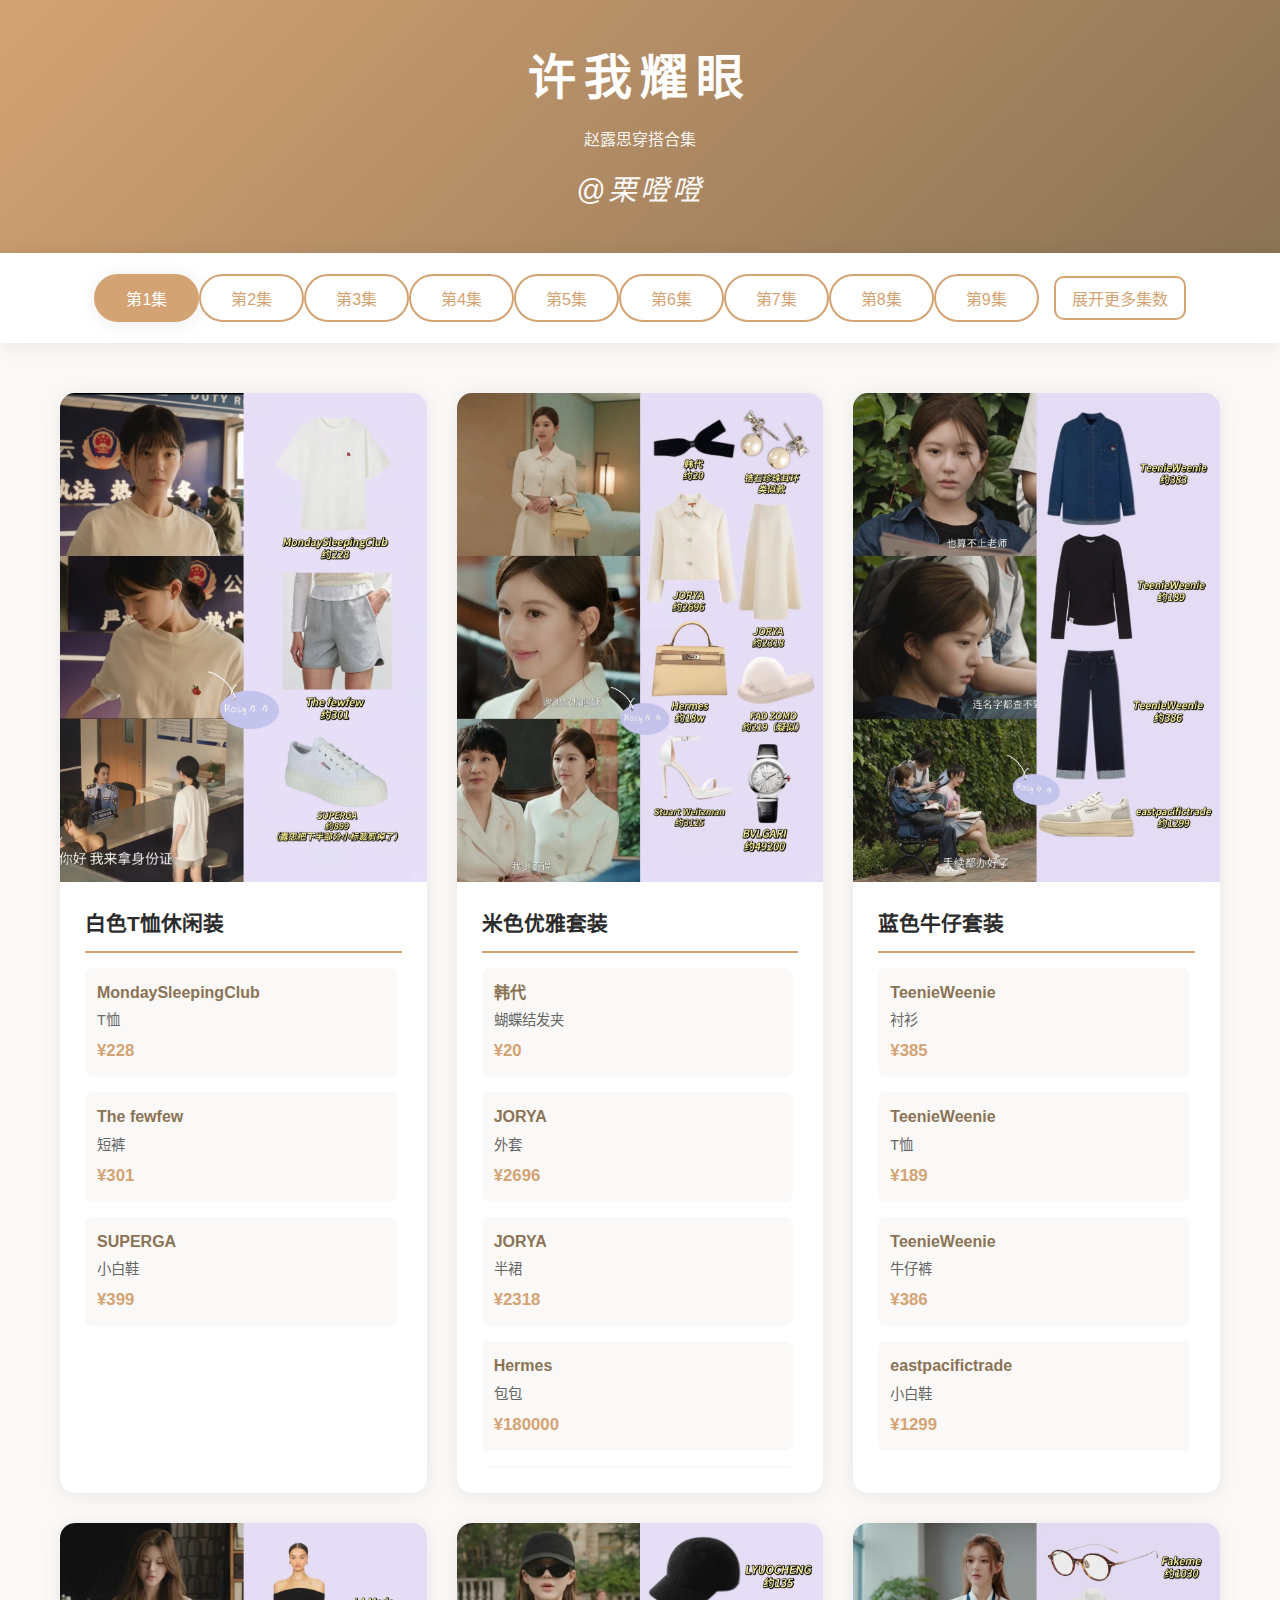
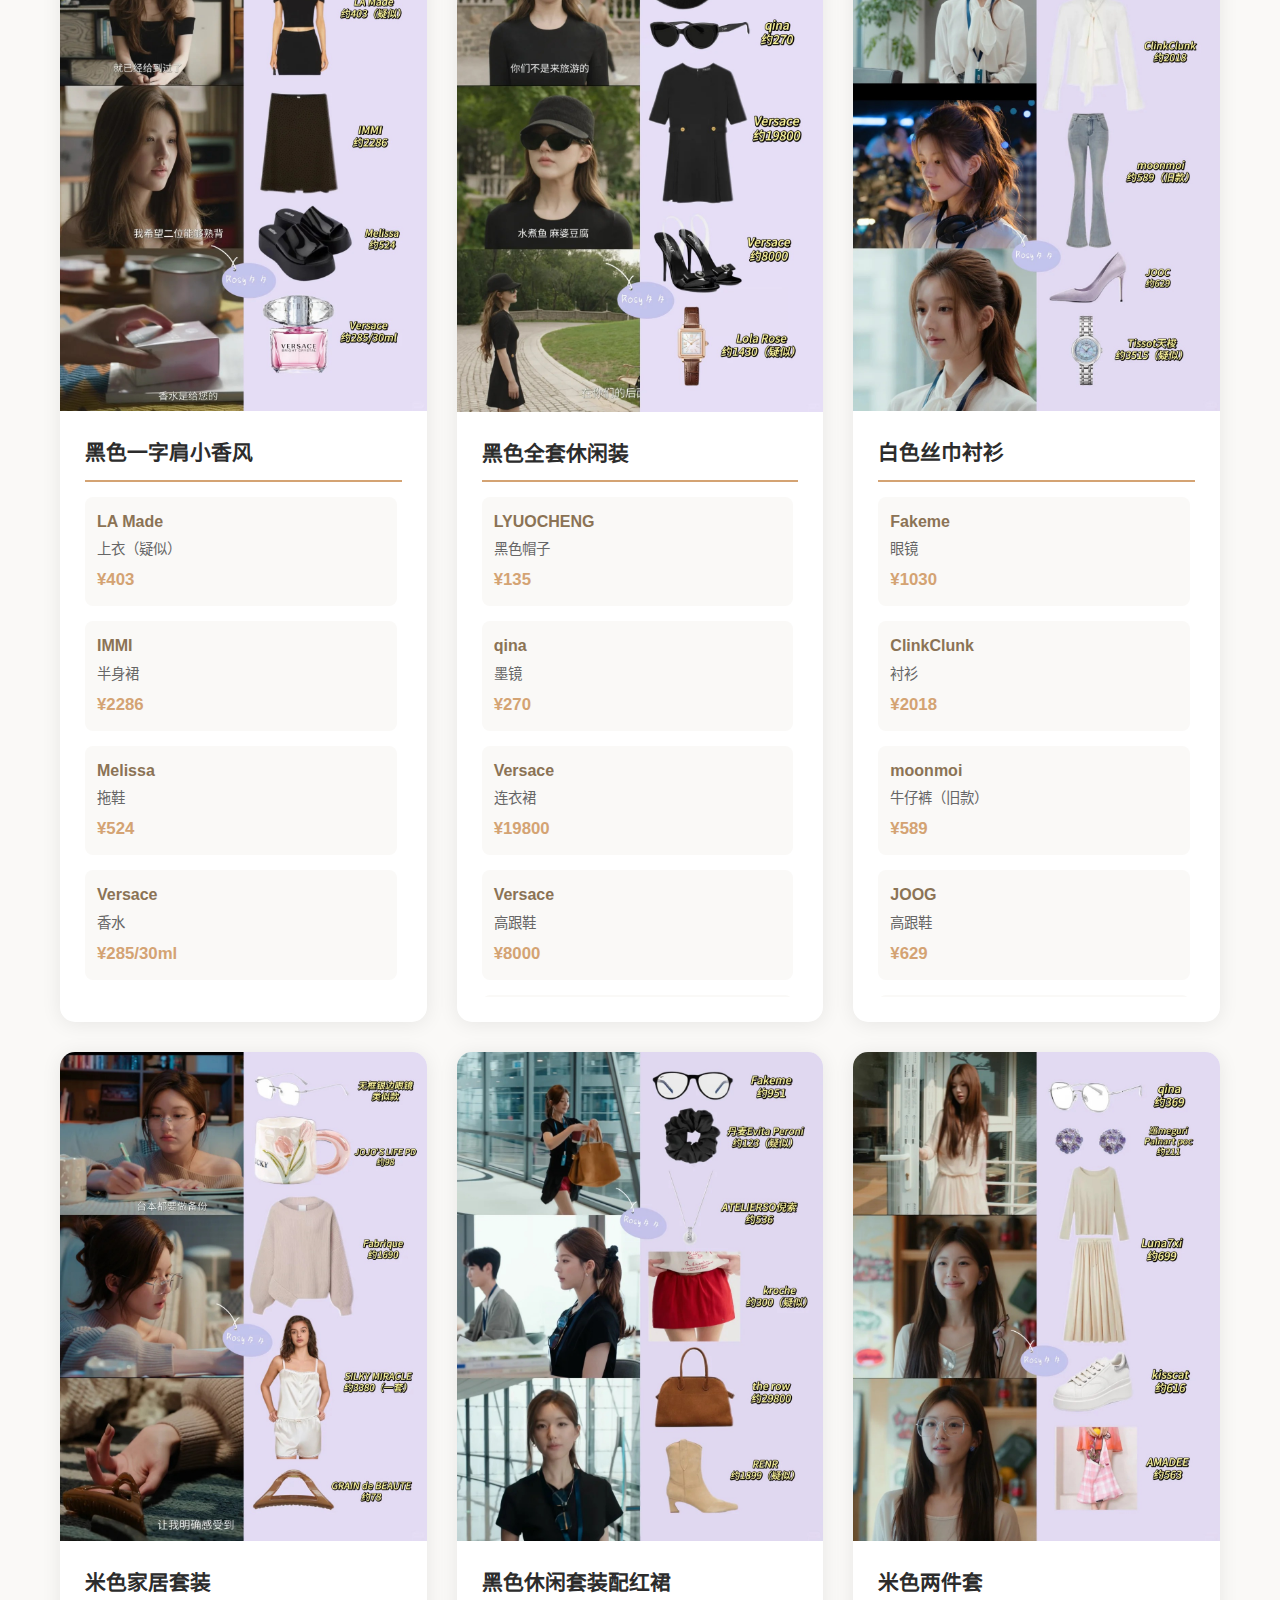
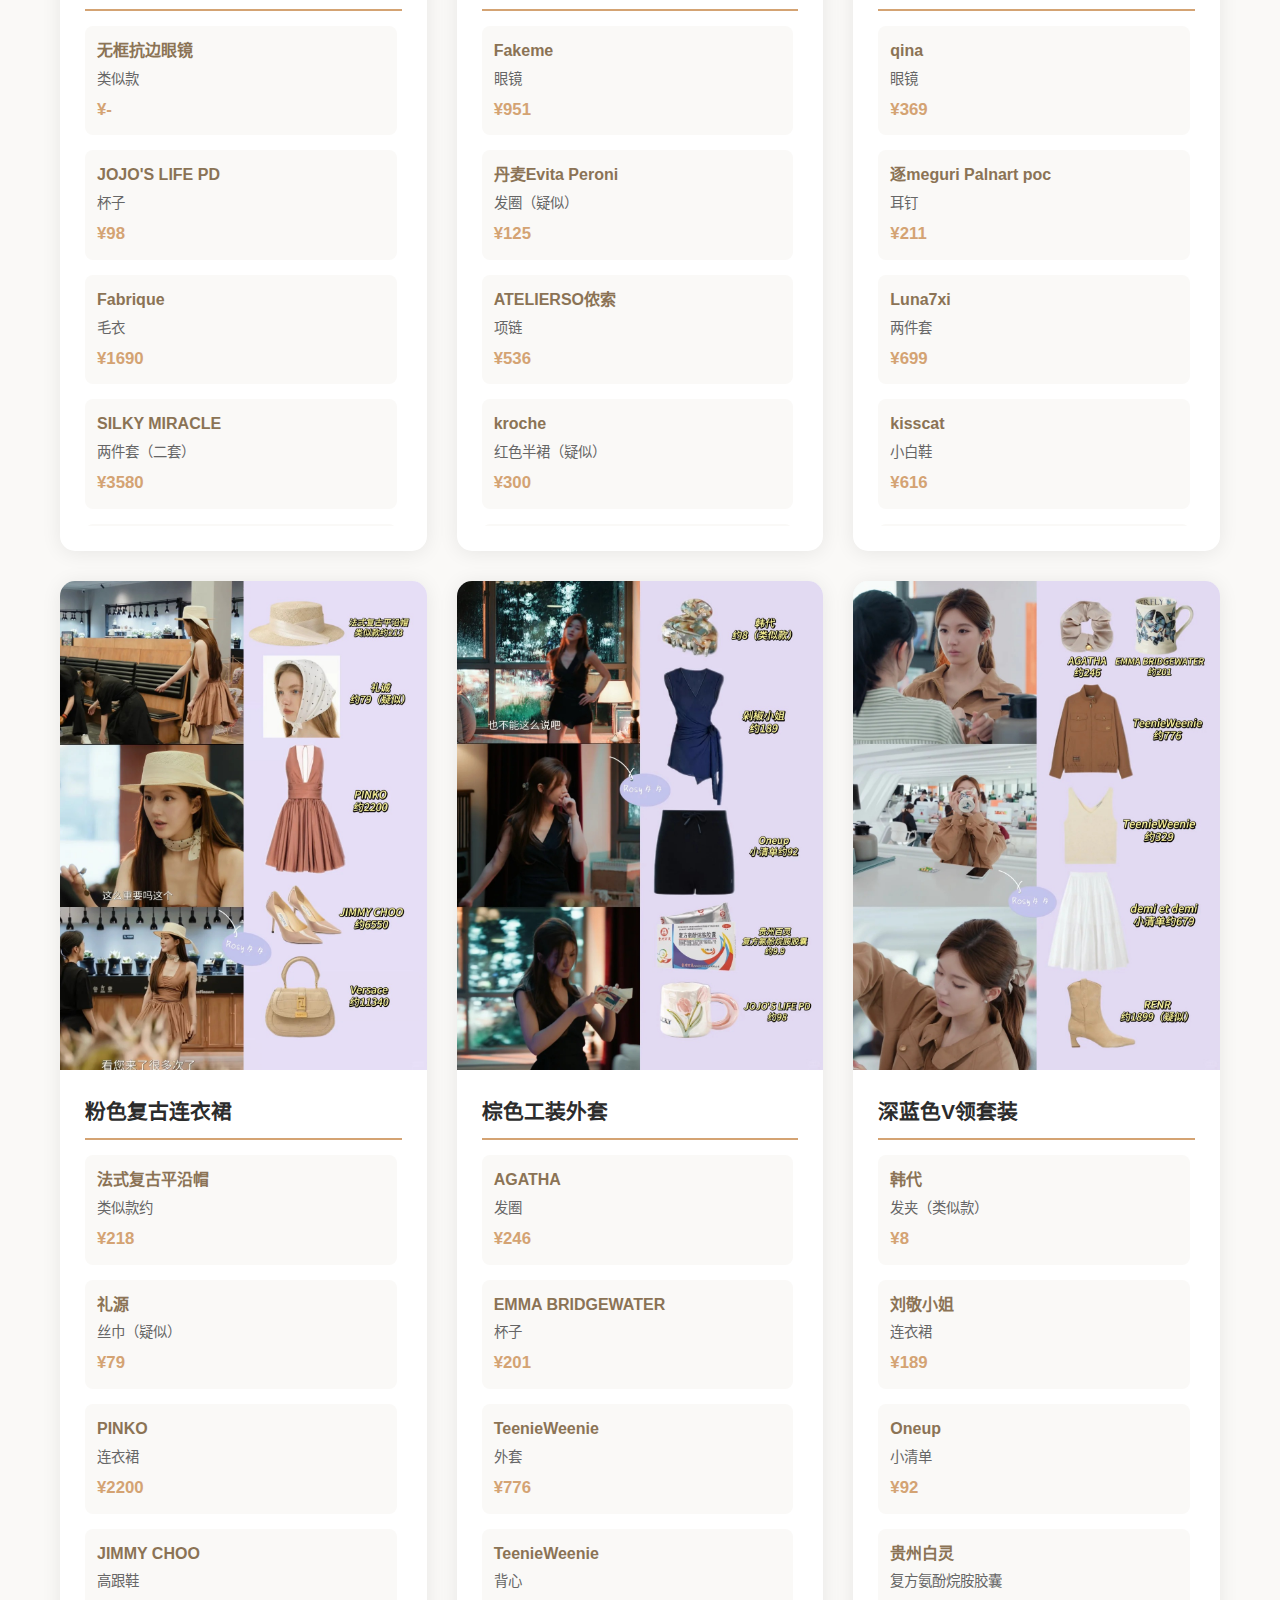
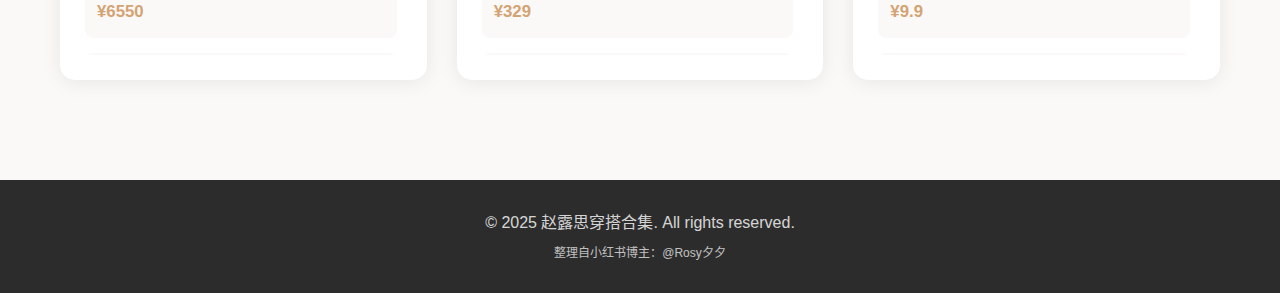
<file: index.html>
<!DOCTYPE html>
<html lang="zh-CN">
<head>
    <meta charset="UTF-8">
    <meta name="viewport" content="width=device-width, initial-scale=1.0">
    <title>赵露思穿搭合集 - 许我耀眼</title>
    <link rel="stylesheet" href="style.css">
</head>
<body>
    <header class="header">
        <div class="container">
            <h1 class="main-title">许我耀眼</h1>
            <p class="subtitle">赵露思穿搭合集</p>
            <div class="logo">@栗噔噔</div>
        </div>
    </header>

    <nav class="nav-tabs" id="episodes-nav">
        <div class="container episodes-bar">
            <div class="primary-episodes" id="primary-episodes"><!-- 1-9 集 --></div>
            <button id="toggle-more" class="tab-btn" style="border-radius: 10px; padding: 8px 16px; white-space: nowrap;">展开更多集数</button>
        </div>
        <div class="container more-episodes" id="more-episodes"><!-- 10+ 集 --></div>
    </nav>

    <main class="main-content">
        <div class="container">
            <div id="outfit-container" class="outfit-grid">
                <!-- 穿搭内容将通过 JavaScript 动态生成 -->
            </div>
        </div>
    </main>

    <footer class="footer">
        <div class="container">
            <p>&copy; 2025 赵露思穿搭合集. All rights reserved.</p>
            <p style="font-size: 12px; margin-top: 8px; opacity: 0.7;">整理自小红书博主：@Rosy夕夕</p>
        </div>
    </footer>

    <script src="data.js"></script>
    <script src="script.js"></script>
</body>
</html>
</file>
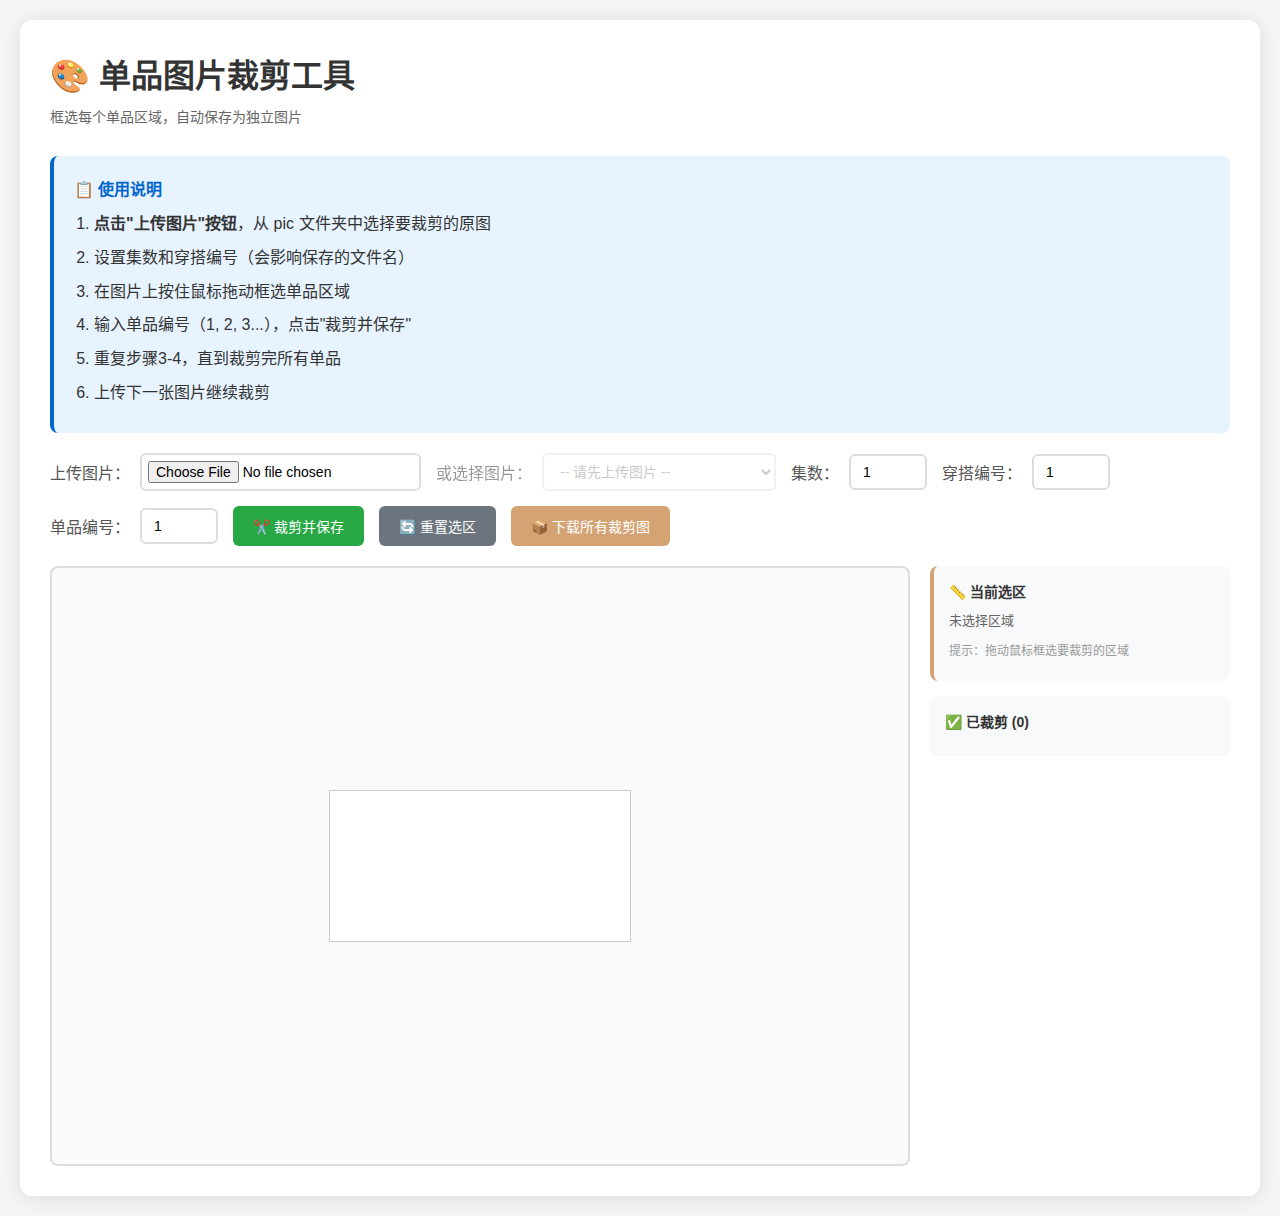
<file: crop-tool.html>
<!DOCTYPE html>
<html lang="zh-CN">
<head>
    <meta charset="UTF-8">
    <meta name="viewport" content="width=device-width, initial-scale=1.0">
    <title>单品图片裁剪工具</title>
    <style>
        * {
            margin: 0;
            padding: 0;
            box-sizing: border-box;
        }

        body {
            font-family: -apple-system, BlinkMacSystemFont, 'Segoe UI', sans-serif;
            background: #f5f5f5;
            padding: 20px;
        }

        .container {
            max-width: 1400px;
            margin: 0 auto;
            background: white;
            border-radius: 12px;
            padding: 30px;
            box-shadow: 0 2px 20px rgba(0,0,0,0.1);
        }

        h1 {
            color: #333;
            margin-bottom: 10px;
        }

        .subtitle {
            color: #666;
            margin-bottom: 30px;
            font-size: 14px;
        }

        .controls {
            display: flex;
            gap: 15px;
            margin-bottom: 20px;
            flex-wrap: wrap;
            align-items: center;
        }

        .control-group {
            display: flex;
            align-items: center;
            gap: 10px;
        }

        label {
            font-weight: 500;
            color: #555;
        }

        select, input {
            padding: 8px 12px;
            border: 2px solid #ddd;
            border-radius: 6px;
            font-size: 14px;
            background: white;
        }

        select:focus, input:focus {
            outline: none;
            border-color: #d4a373;
        }

        button {
            padding: 10px 20px;
            border: none;
            border-radius: 6px;
            cursor: pointer;
            font-size: 14px;
            font-weight: 500;
            transition: all 0.3s;
        }

        .btn-primary {
            background: #d4a373;
            color: white;
        }

        .btn-primary:hover {
            background: #c49363;
            transform: translateY(-2px);
        }

        .btn-secondary {
            background: #6c757d;
            color: white;
        }

        .btn-secondary:hover {
            background: #5a6268;
        }

        .btn-success {
            background: #28a745;
            color: white;
        }

        .btn-success:hover {
            background: #218838;
        }

        .workspace {
            display: grid;
            grid-template-columns: 1fr 300px;
            gap: 20px;
            margin-top: 20px;
        }

        .canvas-area {
            border: 2px solid #ddd;
            border-radius: 8px;
            padding: 20px;
            background: #fafafa;
            position: relative;
            min-height: 600px;
            display: flex;
            justify-content: center;
            align-items: center;
        }

        #imageCanvas {
            max-width: 100%;
            cursor: crosshair;
            border: 1px solid #ccc;
            background: white;
        }

        .sidebar {
            display: flex;
            flex-direction: column;
            gap: 15px;
        }

        .info-box {
            background: #f8f9fa;
            padding: 15px;
            border-radius: 8px;
            border-left: 4px solid #d4a373;
        }

        .info-box h3 {
            font-size: 14px;
            margin-bottom: 10px;
            color: #333;
        }

        .info-box p {
            font-size: 13px;
            color: #666;
            line-height: 1.6;
            margin: 5px 0;
        }

        .crop-list {
            background: #f8f9fa;
            padding: 15px;
            border-radius: 8px;
            max-height: 400px;
            overflow-y: auto;
        }

        .crop-list h3 {
            font-size: 14px;
            margin-bottom: 10px;
            color: #333;
        }

        .crop-item {
            display: flex;
            align-items: center;
            gap: 10px;
            padding: 8px;
            background: white;
            border-radius: 6px;
            margin-bottom: 8px;
        }

        .crop-item img {
            width: 60px;
            height: 60px;
            object-fit: cover;
            border-radius: 4px;
        }

        .crop-item-info {
            flex: 1;
            font-size: 12px;
        }

        .crop-item-name {
            font-weight: 600;
            color: #333;
        }

        .selection-rect {
            position: absolute;
            border: 2px dashed #d4a373;
            background: rgba(212, 163, 115, 0.1);
            pointer-events: none;
        }

        .status {
            padding: 10px;
            border-radius: 6px;
            margin-top: 10px;
            font-size: 14px;
            display: none;
        }

        .status.success {
            background: #d4edda;
            color: #155724;
            border: 1px solid #c3e6cb;
            display: block;
        }

        .status.error {
            background: #f8d7da;
            color: #721c24;
            border: 1px solid #f5c6cb;
            display: block;
        }

        .instructions {
            background: #e7f3ff;
            padding: 20px;
            border-radius: 8px;
            margin-bottom: 20px;
            border-left: 4px solid #0066cc;
        }

        .instructions h2 {
            font-size: 16px;
            color: #0066cc;
            margin-bottom: 10px;
        }

        .instructions ol {
            margin-left: 20px;
            color: #333;
            line-height: 1.8;
        }

        .instructions li {
            margin-bottom: 5px;
        }

        @media (max-width: 1024px) {
            .workspace {
                grid-template-columns: 1fr;
            }
        }
    </style>
</head>
<body>
    <div class="container">
        <h1>🎨 单品图片裁剪工具</h1>
        <p class="subtitle">框选每个单品区域，自动保存为独立图片</p>

        <div class="instructions">
            <h2>📋 使用说明</h2>
            <ol>
                <li><strong>点击"上传图片"按钮</strong>，从 pic 文件夹中选择要裁剪的原图</li>
                <li>设置集数和穿搭编号（会影响保存的文件名）</li>
                <li>在图片上按住鼠标拖动框选单品区域</li>
                <li>输入单品编号（1, 2, 3...），点击"裁剪并保存"</li>
                <li>重复步骤3-4，直到裁剪完所有单品</li>
                <li>上传下一张图片继续裁剪</li>
            </ol>
        </div>

        <div class="controls">
            <div class="control-group">
                <label>上传图片：</label>
                <input type="file" id="imageUpload" accept="image/*" onchange="loadUploadedImage()" style="padding: 6px;">
            </div>
            
            <div class="control-group" style="opacity: 0.6; pointer-events: none;">
                <label>或选择图片：</label>
                <select id="imageSelect" disabled>
                    <option value="">-- 请先上传图片 --</option>
                    <option value="pic/IMG_0829.jpg">IMG_0829.jpg (第1集-第1套)</option>
                    <option value="pic/IMG_0830.jpg">IMG_0830.jpg (第1集-第2套)</option>
                    <option value="pic/IMG_0831.JPG">IMG_0831.JPG (第1集-第3套)</option>
                    <option value="pic/IMG_0832.JPG">IMG_0832.JPG (第1集-第4套)</option>
                    <option value="pic/IMG_0833.JPG">IMG_0833.JPG (第1集-第5套)</option>
                    <option value="pic/IMG_0834.JPG">IMG_0834.JPG (第1集-第6套)</option>
                    <option value="pic/IMG_0835.JPG">IMG_0835.JPG (第2集-第1套)</option>
                    <option value="pic/IMG_0836.JPG">IMG_0836.JPG (第2集-第2套)</option>
                    <option value="pic/IMG_0837.JPG">IMG_0837.JPG (第2集-第3套)</option>
                    <option value="pic/IMG_0838.JPG">IMG_0838.JPG (第2集-第4套)</option>
                </select>
            </div>

            <div class="control-group">
                <label>集数：</label>
                <input type="number" id="episode" value="1" min="1" max="10">
            </div>

            <div class="control-group">
                <label>穿搭编号：</label>
                <input type="number" id="outfitNum" value="1" min="1" max="20">
            </div>

            <div class="control-group">
                <label>单品编号：</label>
                <input type="number" id="itemNum" value="1" min="1" max="20">
            </div>

            <button class="btn-success" onclick="cropAndSave()" id="cropBtn" disabled>✂️ 裁剪并保存</button>
            <button class="btn-secondary" onclick="resetSelection()">🔄 重置选区</button>
            <button class="btn-primary" onclick="downloadAll()">📦 下载所有裁剪图</button>
        </div>

        <div id="status" class="status"></div>

        <div class="workspace">
            <div class="canvas-area">
                <canvas id="imageCanvas"></canvas>
            </div>

            <div class="sidebar">
                <div class="info-box">
                    <h3>📏 当前选区</h3>
                    <p id="selectionInfo">未选择区域</p>
                    <p style="margin-top: 10px; font-size: 12px; color: #999;">
                        提示：拖动鼠标框选要裁剪的区域
                    </p>
                </div>

                <div class="crop-list">
                    <h3>✅ 已裁剪 (<span id="cropCount">0</span>)</h3>
                    <div id="croppedList"></div>
                </div>
            </div>
        </div>
    </div>

    <script>
        const canvas = document.getElementById('imageCanvas');
        const ctx = canvas.getContext('2d');
        let currentImage = null;
        let isDrawing = false;
        let startX = 0, startY = 0;
        let currentX = 0, currentY = 0;
        let endX = 0, endY = 0;  // 保存选区的最终坐标
        let hasSelection = false;  // 标记是否有选区
        let croppedImages = [];

        // 加载上传的图片（使用 FileReader 避免 CORS 问题）
        function loadUploadedImage() {
            const fileInput = document.getElementById('imageUpload');
            const file = fileInput.files[0];
            
            if (!file) return;
            
            // 检查文件类型
            if (!file.type.startsWith('image/')) {
                showStatus('请选择图片文件', 'error');
                return;
            }
            
            const reader = new FileReader();
            
            reader.onload = function(e) {
                const img = new Image();
                
                img.onload = function() {
                    currentImage = img;
                    
                    // 设置canvas大小
                    const maxWidth = 900;
                    const scale = Math.min(1, maxWidth / img.width);
                    canvas.width = img.width * scale;
                    canvas.height = img.height * scale;
                    
                    // 绘制图片
                    ctx.clearRect(0, 0, canvas.width, canvas.height);
                    ctx.drawImage(img, 0, 0, canvas.width, canvas.height);
                    
                    document.getElementById('cropBtn').disabled = false;
                    showStatus('图片加载成功！可以开始框选了', 'success');
                    
                    console.log('图片已加载:', file.name, '尺寸:', img.width, 'x', img.height);
                };
                
                img.onerror = function() {
                    showStatus('图片加载失败', 'error');
                };
                
                // 使用 FileReader 读取的 data URL，不会有 CORS 问题
                img.src = e.target.result;
            };
            
            reader.onerror = function() {
                showStatus('文件读取失败', 'error');
            };
            
            // 读取文件为 Data URL
            reader.readAsDataURL(file);
        }
        
        // 保留原来的函数（暂时不用）
        function loadSelectedImage() {
            showStatus('请使用"上传图片"按钮选择图片文件', 'error');
        }

        // 鼠标事件
        canvas.addEventListener('mousedown', (e) => {
            if (!currentImage) return;
            isDrawing = true;
            const rect = canvas.getBoundingClientRect();
            startX = e.clientX - rect.left;
            startY = e.clientY - rect.top;
        });

        canvas.addEventListener('mousemove', (e) => {
            if (!isDrawing || !currentImage) return;
            const rect = canvas.getBoundingClientRect();
            currentX = e.clientX - rect.left;
            currentY = e.clientY - rect.top;
            
            // 重绘图片和选区
            ctx.clearRect(0, 0, canvas.width, canvas.height);
            ctx.drawImage(currentImage, 0, 0, canvas.width, canvas.height);
            
            // 绘制选区
            const width = currentX - startX;
            const height = currentY - startY;
            ctx.strokeStyle = '#d4a373';
            ctx.lineWidth = 2;
            ctx.setLineDash([5, 5]);
            ctx.strokeRect(startX, startY, width, height);
            ctx.fillStyle = 'rgba(212, 163, 115, 0.1)';
            ctx.fillRect(startX, startY, width, height);
            ctx.setLineDash([]);
            
            // 更新选区信息
            document.getElementById('selectionInfo').innerHTML = `
                起点: (${Math.round(startX)}, ${Math.round(startY)})<br>
                宽度: ${Math.abs(Math.round(width))}px<br>
                高度: ${Math.abs(Math.round(height))}px
            `;
        });

        canvas.addEventListener('mouseup', (e) => {
            if (isDrawing && currentImage) {
                isDrawing = false;
                const rect = canvas.getBoundingClientRect();
                endX = e.clientX - rect.left;
                endY = e.clientY - rect.top;
                hasSelection = true;
                
                // 保持选区显示
                const width = endX - startX;
                const height = endY - startY;
                
                if (Math.abs(width) > 10 && Math.abs(height) > 10) {
                    showStatus('✅ 选区已确定，点击"裁剪并保存"按钮', 'success');
                }
            }
        });

        // 裁剪并保存
        function cropAndSave() {
            console.log('cropAndSave 被调用');
            
            if (!currentImage) {
                showStatus('请先选择图片', 'error');
                console.log('没有图片');
                return;
            }

            if (!hasSelection) {
                showStatus('请先在图片上框选要裁剪的区域', 'error');
                console.log('没有选区');
                return;
            }

            // 使用保存的最终坐标
            const width = endX - startX;
            const height = endY - startY;
            
            console.log('选区信息:', { startX, startY, endX, endY, width, height });

            if (Math.abs(width) < 10 || Math.abs(height) < 10) {
                showStatus('选区太小，请重新选择', 'error');
                console.log('选区太小');
                return;
            }

            // 计算实际图片上的坐标（考虑缩放）
            const scaleX = currentImage.width / canvas.width;
            const scaleY = currentImage.height / canvas.height;
            
            const cropX = Math.min(startX, endX) * scaleX;
            const cropY = Math.min(startY, endY) * scaleY;
            const cropWidth = Math.abs(width) * scaleX;
            const cropHeight = Math.abs(height) * scaleY;
            
            console.log('裁剪参数:', { cropX, cropY, cropWidth, cropHeight, scaleX, scaleY });

            // 创建临时canvas进行裁剪
            const tempCanvas = document.createElement('canvas');
            tempCanvas.width = cropWidth;
            tempCanvas.height = cropHeight;
            const tempCtx = tempCanvas.getContext('2d');
            
            console.log('开始绘制到临时canvas');
            
            tempCtx.drawImage(
                currentImage,
                cropX, cropY, cropWidth, cropHeight,
                0, 0, cropWidth, cropHeight
            );

            // 生成文件名
            const episode = document.getElementById('episode').value;
            const outfitNum = document.getElementById('outfitNum').value;
            const itemNum = document.getElementById('itemNum').value;
            const fileName = `ep${episode}_outfit${outfitNum}_item${itemNum}.jpg`;
            
            console.log('文件名:', fileName);
            console.log('开始转换为blob...');

            // 转换为blob并保存
            try {
                tempCanvas.toBlob((blob) => {
                    console.log('toBlob 回调被执行, blob:', blob);
                    
                    if (!blob) {
                        showStatus('生成图片失败', 'error');
                        console.error('blob 为空');
                        return;
                    }
                    
                    const url = URL.createObjectURL(blob);
                    console.log('创建 URL:', url);
                    
                    // 添加到已裁剪列表
                    croppedImages.push({
                        fileName: fileName,
                        url: url,
                        blob: blob
                    });

                    // 更新界面
                    updateCroppedList();
                    console.log('已更新裁剪列表');
                    
                    // 自动下载
                    const a = document.createElement('a');
                    a.href = url;
                    a.download = fileName;
                    a.style.display = 'none';
                    document.body.appendChild(a);
                    a.click();
                    console.log('触发下载');
                    
                    // 稍后移除
                    setTimeout(() => {
                        document.body.removeChild(a);
                        URL.revokeObjectURL(url);
                    }, 100);

                    showStatus(`✅ 已保存: ${fileName}`, 'success');
                    
                    // 自动增加单品编号
                    document.getElementById('itemNum').value = parseInt(itemNum) + 1;
                    
                    // 重置选区
                    resetSelection();
                }, 'image/jpeg', 0.95);
            } catch (error) {
                console.error('toBlob 错误:', error);
                showStatus('裁剪失败: ' + error.message, 'error');
            }
        }

        // 更新已裁剪列表
        function updateCroppedList() {
            const list = document.getElementById('croppedList');
            const count = document.getElementById('cropCount');
            
            count.textContent = croppedImages.length;
            
            list.innerHTML = croppedImages.map((img, index) => `
                <div class="crop-item">
                    <img src="${img.url}" alt="${img.fileName}">
                    <div class="crop-item-info">
                        <div class="crop-item-name">${img.fileName}</div>
                    </div>
                </div>
            `).join('');
        }

        // 重置选区
        function resetSelection() {
            if (currentImage) {
                ctx.clearRect(0, 0, canvas.width, canvas.height);
                ctx.drawImage(currentImage, 0, 0, canvas.width, canvas.height);
            }
            hasSelection = false;
            startX = startY = endX = endY = currentX = currentY = 0;
            document.getElementById('selectionInfo').innerHTML = '未选择区域';
            showStatus('选区已重置，请重新框选', 'success');
        }

        // 下载所有裁剪图
        function downloadAll() {
            if (croppedImages.length === 0) {
                showStatus('还没有裁剪任何图片', 'error');
                return;
            }

            croppedImages.forEach(img => {
                const a = document.createElement('a');
                a.href = img.url;
                a.download = img.fileName;
                a.click();
            });

            showStatus(`已下载 ${croppedImages.length} 张图片`, 'success');
        }

        // 显示状态消息
        function showStatus(message, type) {
            const status = document.getElementById('status');
            status.textContent = message;
            status.className = `status ${type}`;
            
            setTimeout(() => {
                status.className = 'status';
            }, 3000);
        }
    </script>
</body>
</html>
</file>
<file: style.css>
/* 全局样式 */
* {
    margin: 0;
    padding: 0;
    box-sizing: border-box;
}

:root {
    --primary-color: #d4a373;
    --secondary-color: #8b7355;
    --text-dark: #2c2c2c;
    --text-light: #666;
    --bg-light: #faf9f7;
    --white: #ffffff;
    --shadow: 0 2px 20px rgba(0, 0, 0, 0.08);
    --shadow-hover: 0 5px 30px rgba(0, 0, 0, 0.12);
}

body {
    font-family: -apple-system, BlinkMacSystemFont, 'Segoe UI', 'PingFang SC', 'Hiragino Sans GB', 'Microsoft YaHei', sans-serif;
    line-height: 1.6;
    color: var(--text-dark);
    background-color: var(--bg-light);
}

.container {
    max-width: 1200px;
    margin: 0 auto;
    padding: 0 20px;
}

/* 头部样式 */
.header {
    background: linear-gradient(135deg, var(--primary-color) 0%, var(--secondary-color) 100%);
    color: var(--white);
    padding: 40px 0;
    text-align: center;
    box-shadow: var(--shadow);
    position: relative;
}

.main-title {
    font-size: 3rem;
    font-weight: 700;
    letter-spacing: 8px;
    margin-bottom: 10px;
}

.author {
    font-size: 0.9rem;
    opacity: 0.7;
    margin-bottom: 15px;
    font-weight: 300;
}

.subtitle-large {
    font-size: 2rem;
    font-weight: 500;
    opacity: 0.95;
    letter-spacing: 2px;
}

.subtitle {
    font-size: 1rem;
    opacity: 0.9;
    margin-bottom: 15px;
}

.logo {
    font-size: 1.8rem;
    font-weight: 300;
    font-style: italic;
    opacity: 0.95;
    letter-spacing: 3px;
}

/* 导航标签 */
.nav-tabs {
    background: var(--white);
    box-shadow: var(--shadow);
    position: relative; /* 不再吸顶 */
    z-index: 1;
    padding: 20px 0;
    overflow: visible;
    transition: padding 0.25s ease;
}

.episodes-bar {
    display: flex;
    align-items: center;
    gap: 12px;
    flex-wrap: wrap;
}

.more-episodes {
    margin-top: 12px;
    display: none;
    gap: 15px;
    flex-wrap: wrap;
}

.more-episodes.open {
    display: flex;
}

.nav-tabs .container {
    display: flex;
    justify-content: center;
    gap: 15px;
    flex-wrap: wrap;
    min-height: 50px;
}

/* 默认隐藏更多集数（提升选择器优先级，覆盖上面的 container 规则） */
.nav-tabs .more-episodes {
    display: none !important;
}

.nav-tabs .more-episodes.open {
    display: flex !important;
}

/* 滚动条美化 */
.nav-tabs::-webkit-scrollbar {
    height: 6px;
}

.nav-tabs::-webkit-scrollbar-track {
    background: #f1f1f1;
}

.nav-tabs::-webkit-scrollbar-thumb {
    background: var(--primary-color);
    border-radius: 3px;
}

.nav-tabs::-webkit-scrollbar-thumb:hover {
    background: var(--secondary-color);
}

.tab-btn {
    padding: 10px 30px;
    font-size: 1rem;
    border: 2px solid var(--primary-color);
    background: var(--white);
    color: var(--primary-color);
    cursor: pointer;
    border-radius: 50px;
    transition: all 0.3s ease;
    font-weight: 500;
    white-space: nowrap;
    flex-shrink: 0;
}

.tab-btn:hover {
    background: var(--primary-color);
    color: var(--white);
    transform: translateY(-2px);
    box-shadow: var(--shadow);
}

.tab-btn.active {
    background: var(--primary-color);
    color: var(--white);
    box-shadow: var(--shadow);
}

/* 主内容区域 */
.main-content {
    padding: 50px 0;
    min-height: 70vh;
}

.outfit-grid {
    display: grid;
    grid-template-columns: repeat(auto-fill, minmax(280px, 1fr));
    gap: 30px;
    animation: fadeIn 0.5s ease;
}

@keyframes fadeIn {
    from {
        opacity: 0;
        transform: translateY(20px);
    }
    to {
        opacity: 1;
        transform: translateY(0);
    }
}

/* 穿搭卡片 */
.outfit-card {
    background: var(--white);
    border-radius: 15px;
    overflow: hidden;
    box-shadow: var(--shadow);
    transition: all 0.3s ease;
    position: relative;
}

.outfit-card:hover {
    transform: translateY(-8px);
    box-shadow: var(--shadow-hover);
}

.outfit-card::before {
    content: '🔍 点击查看大图';
    position: absolute;
    top: 10px;
    right: 10px;
    background: rgba(0, 0, 0, 0.7);
    color: white;
    padding: 6px 12px;
    border-radius: 20px;
    font-size: 0.85rem;
    opacity: 0;
    transition: opacity 0.3s ease;
    z-index: 10;
    pointer-events: none;
    backdrop-filter: blur(5px);
}

.outfit-card:hover::before {
    opacity: 1;
}

.outfit-image {
    width: 100%;
    aspect-ratio: 3 / 4;
    object-fit: contain;
    display: block;
    background-color: #f5f5f5;
    cursor: pointer;
    transition: opacity 0.3s ease;
}

.outfit-image:hover {
    opacity: 0.9;
}

.outfit-info {
    padding: 25px;
}

.outfit-title {
    font-size: 1.3rem;
    font-weight: 600;
    color: var(--text-dark);
    margin-bottom: 15px;
    padding-bottom: 10px;
    border-bottom: 2px solid var(--primary-color);
}

.items-list {
    list-style: none;
    max-height: 500px;
    overflow-y: auto;
    padding-right: 5px;
}

/* 单品列表滚动条美化 */
.items-list::-webkit-scrollbar {
    width: 6px;
}

.items-list::-webkit-scrollbar-track {
    background: transparent;
}

.items-list::-webkit-scrollbar-thumb {
    background: var(--primary-color);
    border-radius: 3px;
}

.items-list::-webkit-scrollbar-thumb:hover {
    background: var(--secondary-color);
}

.item {
    margin-bottom: 15px;
    padding: 12px;
    background: var(--bg-light);
    border-radius: 8px;
    transition: all 0.3s ease;
    cursor: pointer;
    position: relative;
    display: flex;
    justify-content: space-between;
    align-items: center;
    gap: 10px;
}

.item:hover {
    background: linear-gradient(135deg, #fff5eb 0%, #f0ede8 100%);
    transform: translateX(5px);
    box-shadow: 0 2px 8px rgba(212, 163, 115, 0.2);
}

.item-content {
    flex: 1;
    display: flex;
    flex-direction: column;
}

.item-brand {
    font-weight: 600;
    color: var(--secondary-color);
    font-size: 1rem;
    display: block;
    margin-bottom: 4px;
}

.item-name {
    color: var(--text-light);
    font-size: 0.9rem;
    display: block;
    margin-bottom: 6px;
}

.item-price {
    color: var(--primary-color);
    font-weight: 600;
    font-size: 1.05rem;
}

.item-action {
    display: flex;
    align-items: center;
    justify-content: center;
    width: 32px;
    height: 32px;
    border-radius: 50%;
    background: var(--white);
    color: var(--primary-color);
    opacity: 0;
    transform: scale(0.8);
    transition: all 0.3s ease;
    flex-shrink: 0;
}

.item:hover .item-action {
    opacity: 1;
    transform: scale(1);
    background: var(--primary-color);
    color: var(--white);
}

.item:active {
    transform: translateX(5px) scale(0.98);
}

/* 页脚 */
.footer {
    background: var(--text-dark);
    color: var(--white);
    text-align: center;
    padding: 30px 0;
    margin-top: 50px;
}

.footer p {
    opacity: 0.8;
}

/* 响应式设计 */
@media (max-width: 768px) {
    .main-title {
        font-size: 2rem;
        letter-spacing: 4px;
    }
    
    .author {
        font-size: 0.8rem;
    }
    
    .subtitle-large {
        font-size: 1.5rem;
        letter-spacing: 1px;
    }
    
    .logo {
        font-size: 1.3rem;
    }
    
    .outfit-grid {
        grid-template-columns: repeat(2, 1fr); /* 平板/手机显示2列 */
        gap: 20px;
    }
    
    .tab-btn {
        padding: 10px 30px;
        font-size: 1rem;
    }
    
    .outfit-image {
        aspect-ratio: 3 / 4;
    }
}

@media (max-width: 480px) {
    .main-title {
        font-size: 1.5rem;
    }
    
    .nav-tabs .container {
        gap: 10px;
    }
    
    .tab-btn {
        padding: 8px 20px;
        font-size: 0.9rem;
    }
    .outfit-grid {
        grid-template-columns: 1fr; /* 小屏显示1列 */
    }
}

/* 加载动画 */
.loading {
    text-align: center;
    padding: 50px;
    font-size: 1.2rem;
    color: var(--text-light);
}

.loading::after {
    content: '...';
    animation: dots 1.5s infinite;
}

@keyframes dots {
    0%, 20% { content: '.'; }
    40% { content: '..'; }
    60%, 100% { content: '...'; }
}

/* 图片预览Modal */
.image-modal {
    position: fixed;
    top: 0;
    left: 0;
    width: 100%;
    height: 100%;
    z-index: 9999;
    display: flex;
    align-items: center;
    justify-content: center;
    opacity: 0;
    transition: opacity 0.3s ease;
}

.image-modal.active {
    opacity: 1;
}

.modal-backdrop {
    position: absolute;
    top: 0;
    left: 0;
    width: 100%;
    height: 100%;
    background: rgba(0, 0, 0, 0.9);
    cursor: pointer;
}

.modal-content {
    position: relative;
    max-width: 90%;
    max-height: 90vh;
    display: flex;
    flex-direction: column;
    align-items: center;
    z-index: 1;
    animation: modalZoomIn 0.3s ease;
}

@keyframes modalZoomIn {
    from {
        transform: scale(0.8);
        opacity: 0;
    }
    to {
        transform: scale(1);
        opacity: 1;
    }
}

.modal-image {
    max-width: 100%;
    max-height: 80vh;
    object-fit: contain;
    border-radius: 8px;
    box-shadow: 0 10px 50px rgba(0, 0, 0, 0.5);
}

.modal-title {
    color: white;
    margin-top: 20px;
    font-size: 1.2rem;
    font-weight: 500;
    text-align: center;
    text-shadow: 0 2px 10px rgba(0, 0, 0, 0.5);
}

.modal-close {
    position: absolute;
    top: -50px;
    right: -10px;
    width: 40px;
    height: 40px;
    border: none;
    background: rgba(255, 255, 255, 0.2);
    color: white;
    font-size: 30px;
    line-height: 1;
    cursor: pointer;
    border-radius: 50%;
    transition: all 0.3s ease;
    display: flex;
    align-items: center;
    justify-content: center;
    backdrop-filter: blur(10px);
}

.modal-close:hover {
    background: rgba(255, 255, 255, 0.3);
    transform: rotate(90deg);
}

@media (max-width: 768px) {
    .modal-content {
        max-width: 95%;
    }
    
    .modal-close {
        top: -45px;
        right: 0;
        width: 36px;
        height: 36px;
        font-size: 26px;
    }
    
    .modal-image {
        max-height: 75vh;
    }
}
</file>
